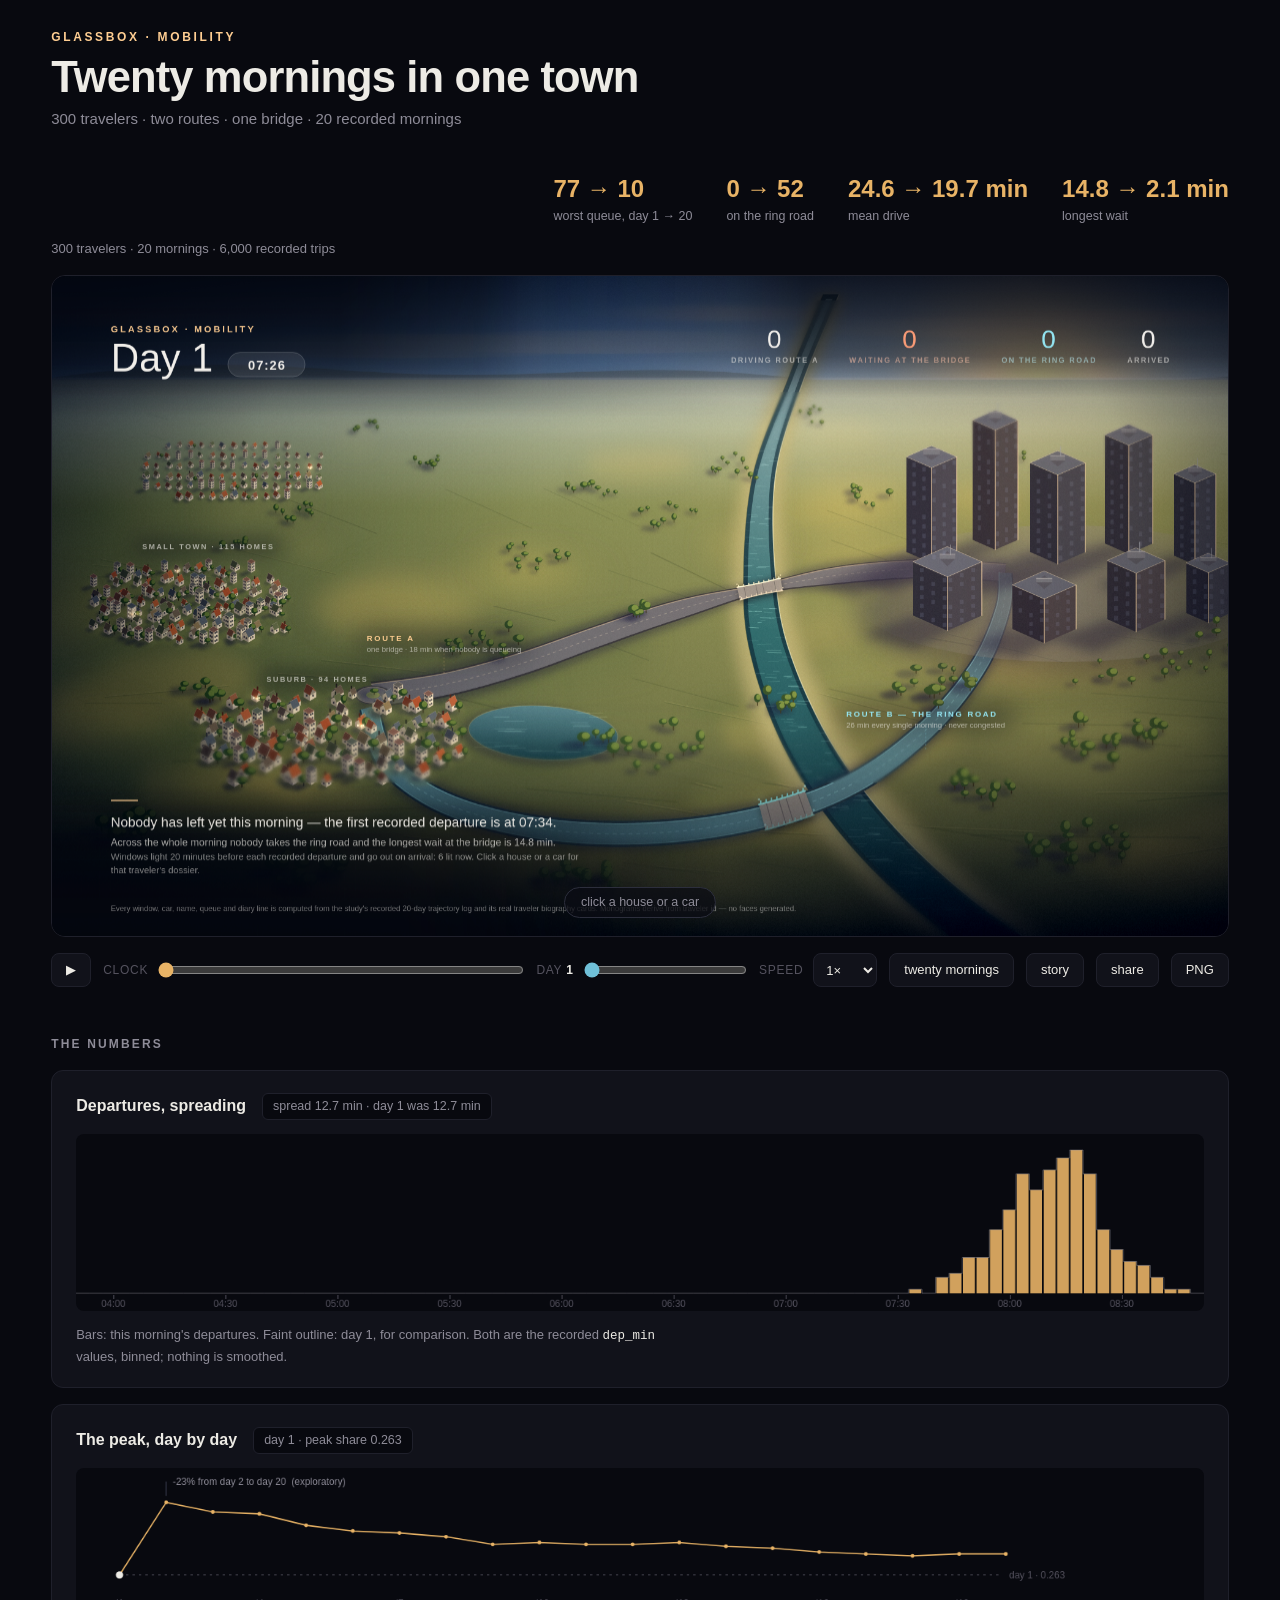
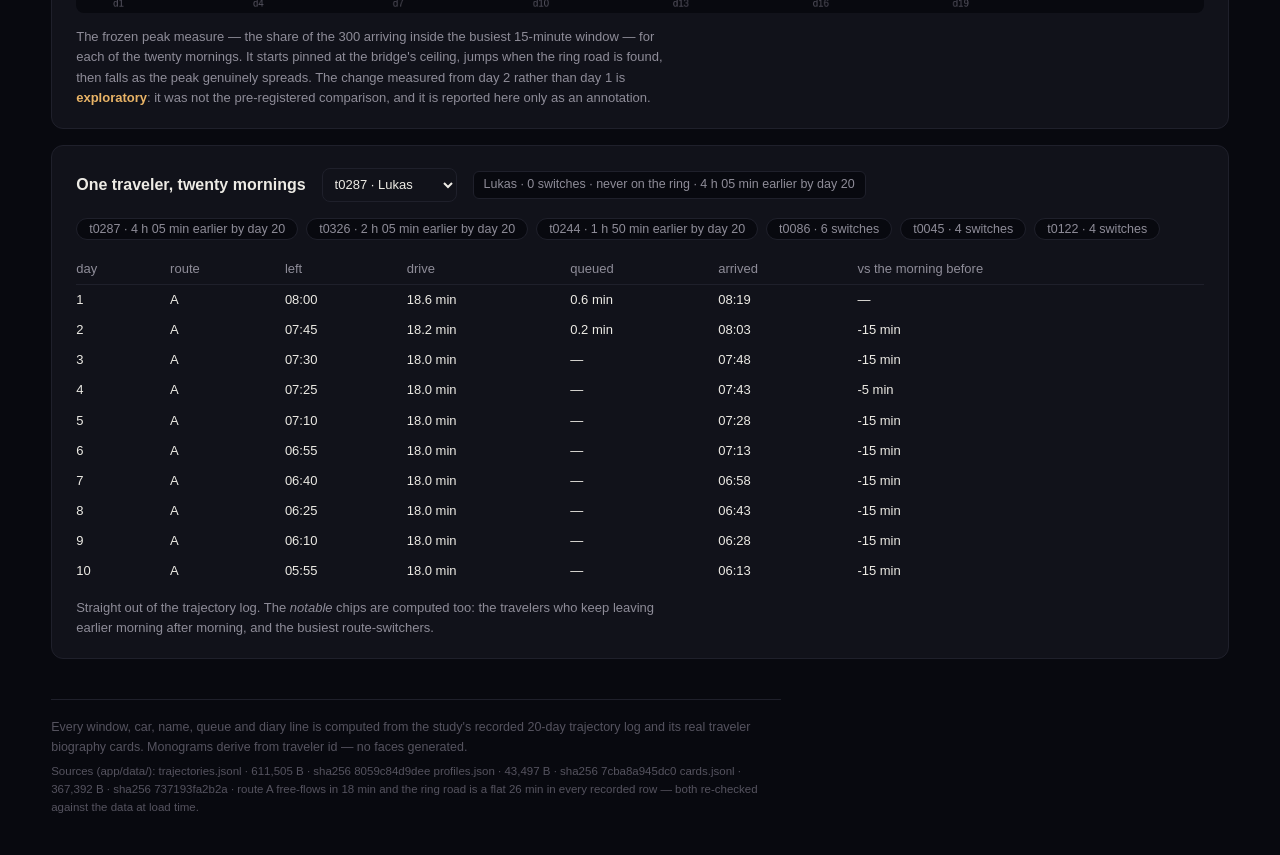
<file: mobility/app/index.html>
<!doctype html>
<html lang="en">
<head>
<meta charset="utf-8">
<meta name="viewport" content="width=device-width, initial-scale=1">
<title>GLASSBOX-Mobility — twenty mornings in one town</title>
<link rel="stylesheet" href="style.css">
</head>
<body>
<!--
  Viewer V3 — the living miniature town + the traveler dossier.

  Everything on screen is computed at load time from the three published files
  in app/data/ : trajectories.jsonl, profiles.json, cards.jsonl. There are no
  hard-coded results anywhere in this app; if you swap the data files, every
  number, caption, house, window and car changes with them.

  Runs three ways, no server needed:
    · double-click index.html            (file:// — uses data-bundle.js)
    · python3 -m http.server 8000        (http:// — uses fetch)
    · node scratch harness               (town.js loads in node too)

  Keys:  space play/pause · ← → scrub the clock · ↑ ↓ change day
         s story mode · n next beat · p export a PNG · esc close the dossier
-->

<header id="masthead">
  <div class="title-block">
    <p class="eyebrow">GLASSBOX · MOBILITY</p>
    <h1>Twenty mornings in one town</h1>
    <p class="strap" id="strap">300 travelers · two routes · one bridge</p>
  </div>
  <div class="head-stats" id="head-stats"></div>
</header>

<p id="status" class="status">building the town…</p>

<main id="main" hidden>
  <section id="stage">
    <div id="frame">
      <canvas id="town" width="1600" height="900"></canvas>
      <div id="hint" class="hint-bubble">click a house or a car</div>
    </div>

    <div id="controls">
      <button id="play" class="btn" title="play / pause (space)">&#9654;</button>
      <label class="ctl">
        <span class="ctl-lbl">clock</span>
        <input type="range" id="time-scrub" min="0" max="1000" value="0">
      </label>
      <label class="ctl narrow">
        <span class="ctl-lbl">day <b id="day-read">1</b></span>
        <input type="range" id="day-slider" min="1" max="20" value="1">
      </label>
      <label class="ctl auto">
        <span class="ctl-lbl">speed</span>
        <select id="speed">
          <option value="0.5">0.5&times;</option>
          <option value="1" selected>1&times;</option>
          <option value="2">2&times;</option>
          <option value="4">4&times;</option>
        </select>
      </label>
      <button id="all-days" class="btn wide" title="play all twenty mornings">twenty mornings</button>
      <button id="story" class="btn wide" title="guided story (s)">story</button>
      <button id="prev-beat" class="btn" hidden title="previous beat">&#8592;</button>
      <button id="next-beat" class="btn" hidden title="next beat (n)">&#8594;</button>
      <button id="share" class="btn wide" title="clean 16:9 frame">share</button>
      <button id="png" class="btn" title="export PNG (p)">PNG</button>
    </div>
    <p class="beat-line" id="beat-line" hidden></p>
  </section>

  <section id="numbers">
    <h2 class="section-title">The numbers</h2>

    <div class="pane">
      <div class="pane-head">
        <h3>Departures, spreading</h3>
        <span class="badge" id="hist-badge"></span>
      </div>
      <canvas id="hist-canvas" width="1400" height="220"></canvas>
      <p class="pane-caption">Bars: this morning's departures. Faint outline:
        day 1, for comparison. Both are the recorded <code>dep_min</code>
        values, binned; nothing is smoothed.</p>
    </div>

    <div class="pane">
      <div class="pane-head">
        <h3>The peak, day by day</h3>
        <span class="badge" id="peak-badge"></span>
      </div>
      <canvas id="spark-canvas" width="1400" height="180"></canvas>
      <p class="pane-caption">The frozen peak measure — the share of the 300
        arriving inside the busiest 15-minute window — for each of the twenty
        mornings. It starts pinned at the bridge's ceiling, jumps when the ring
        road is found, then falls as the peak genuinely spreads. The change
        measured from day&nbsp;2 rather than day&nbsp;1 is
        <strong>exploratory</strong>: it was not the pre-registered comparison,
        and it is reported here only as an annotation.</p>
    </div>

    <div class="pane">
      <div class="pane-head">
        <h3>One traveler, twenty mornings</h3>
        <select id="traveler-select"></select>
        <span class="badge" id="traveler-summary"></span>
        <span class="chips" id="notable-chips"></span>
      </div>
      <div class="table-wrap">
        <table id="traveler-table">
          <thead><tr>
            <th>day</th><th>route</th><th>left</th><th>drive</th>
            <th>queued</th><th>arrived</th><th>vs the morning before</th>
          </tr></thead>
          <tbody></tbody>
        </table>
      </div>
      <p class="pane-caption">Straight out of the trajectory log. The
        <em>notable</em> chips are computed too: the travelers who keep leaving
        earlier morning after morning, and the busiest route-switchers.</p>
    </div>
  </section>
</main>

<footer id="provenance">
  <p id="provenance-text"></p>
  <p class="prov-files" id="provenance-files"></p>
</footer>

<script src="data-bundle.js"></script>
<script src="town.js"></script>
<script src="viewer.js"></script>
</body>
</html>
</file>
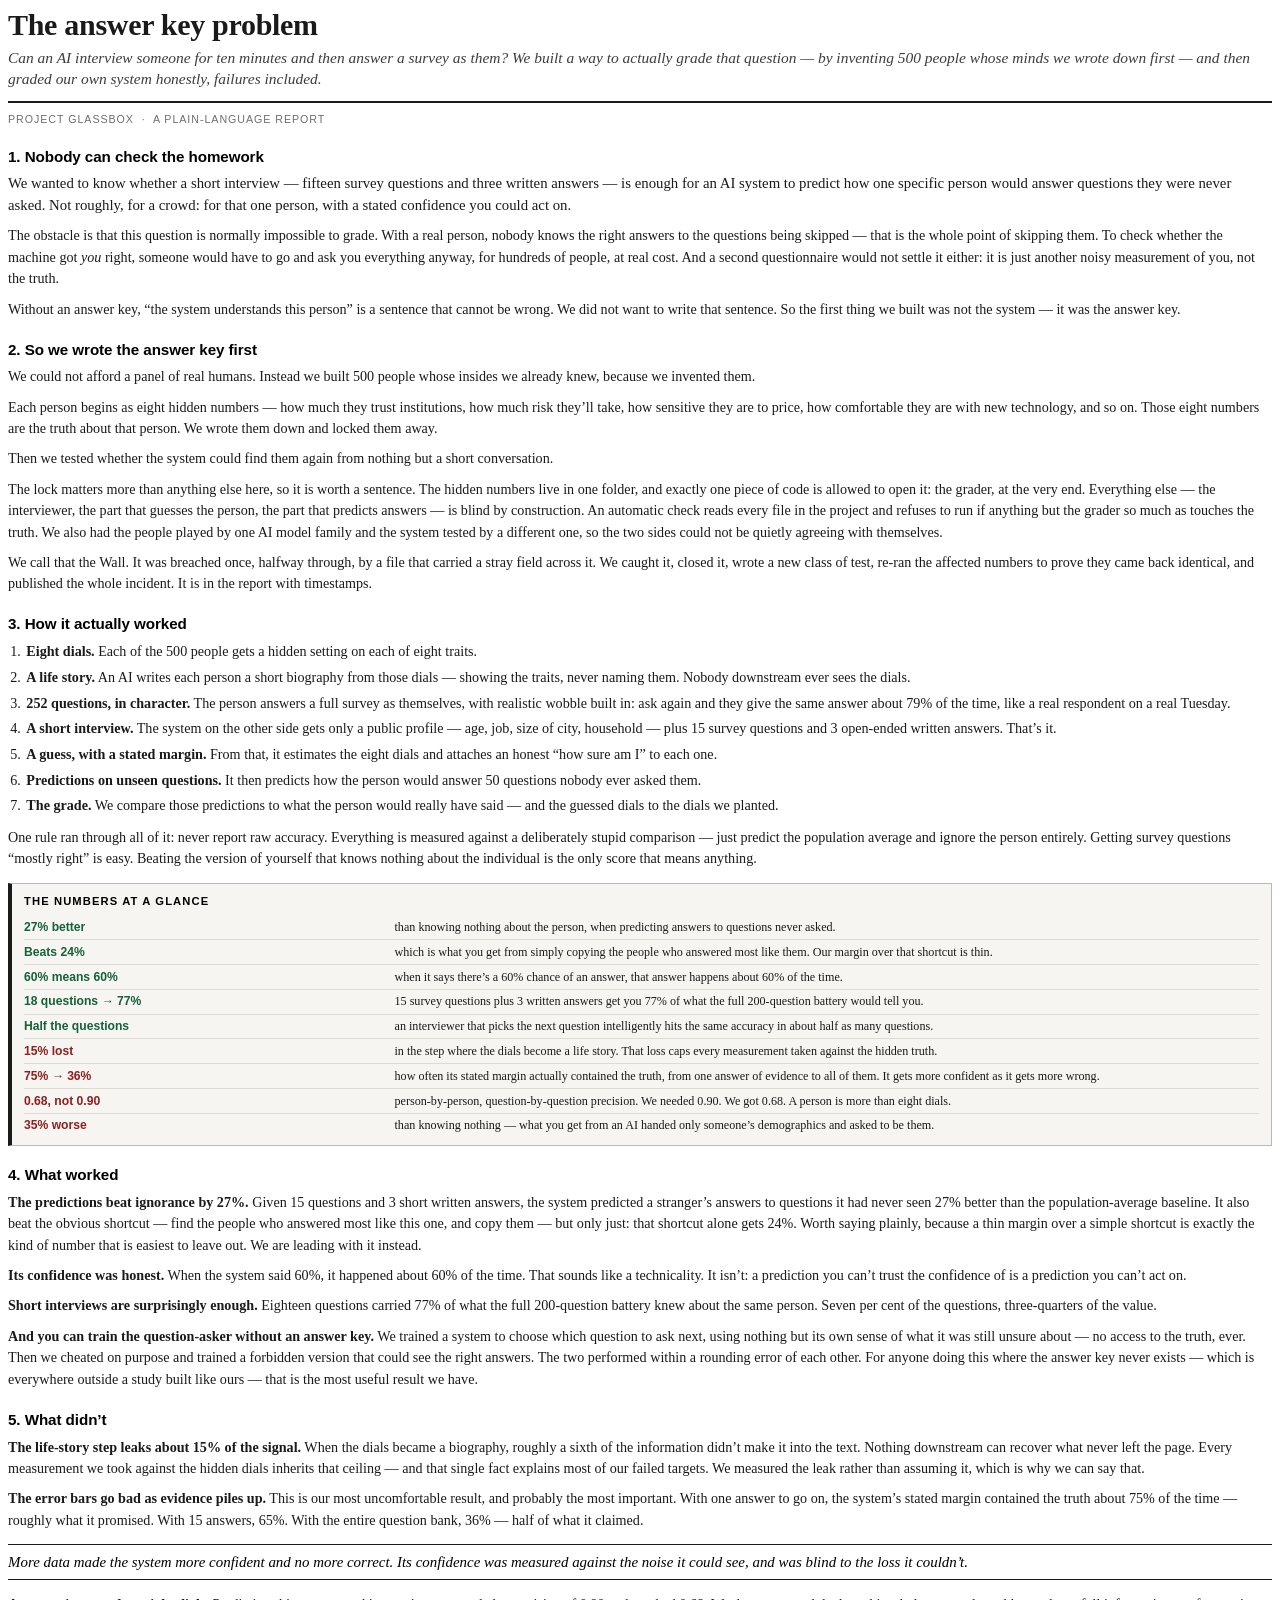
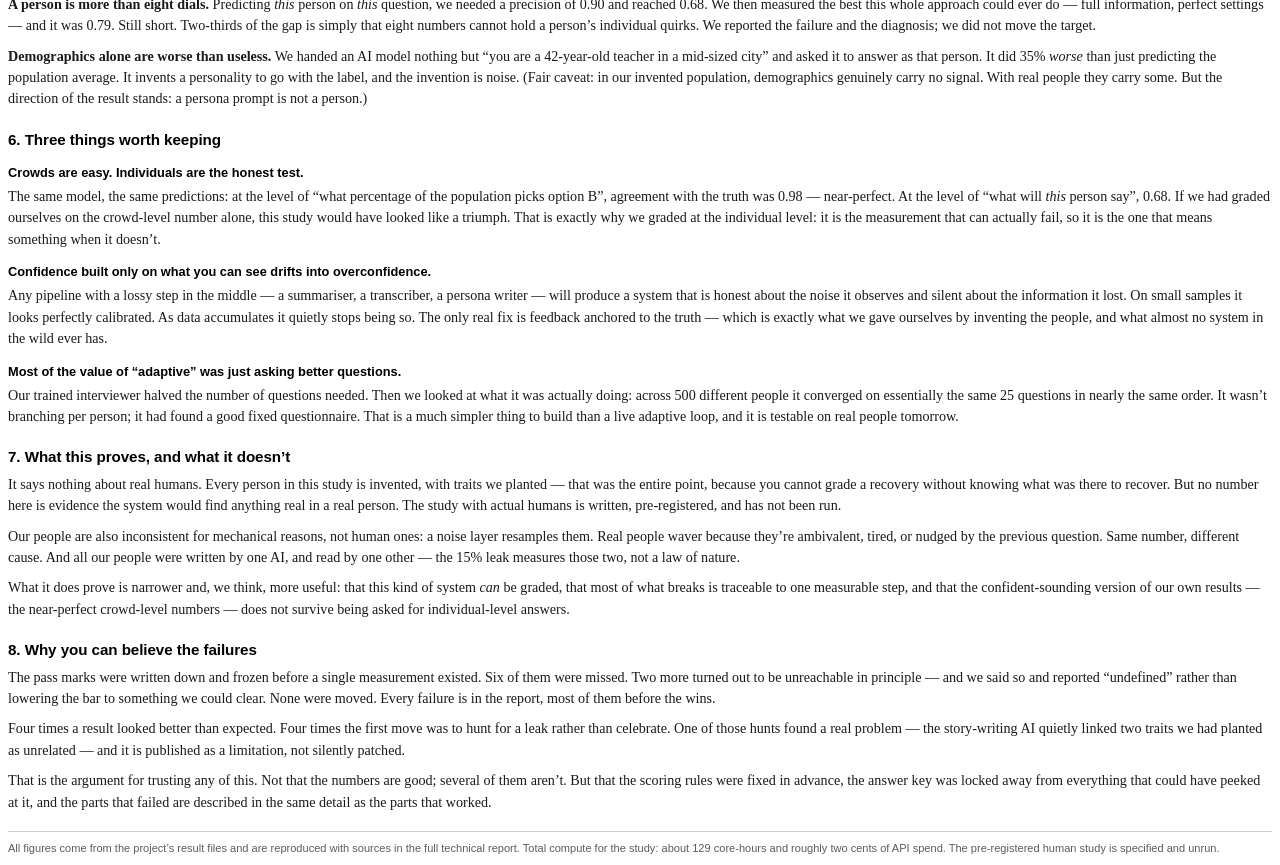
<file: results/GLASSBOX_article.html>
<!DOCTYPE html>
<html lang="en">
<head>
<meta charset="utf-8">
<title>The Answer Key Problem</title>
<style>
  @page {
    size: A4;
    margin: 19mm 20mm 17mm 20mm;
    @bottom-center {
      content: counter(page) " / " counter(pages);
      font-family: "Helvetica Neue", Helvetica, Arial, sans-serif;
      font-size: 8pt;
      color: #8a8a8a;
    }
  }

  html { font-size: 10.6pt; }

  body {
    font-family: Georgia, "Times New Roman", serif;
    line-height: 1.52;
    color: #1a1a1a;
    hyphens: auto;
    text-align: left;
  }

  h1 {
    font-family: Georgia, "Times New Roman", serif;
    font-size: 22.5pt;
    line-height: 1.12;
    font-weight: 700;
    letter-spacing: -0.01em;
    margin: 0 0 0.35rem 0;
  }

  .standfirst {
    font-size: 11.6pt;
    line-height: 1.42;
    color: #3d3d3d;
    font-style: italic;
    margin: 0 0 0.5rem 0;
    padding-bottom: 0.75rem;
    border-bottom: 1.5pt solid #1a1a1a;
  }

  .byline {
    font-family: "Helvetica Neue", Helvetica, Arial, sans-serif;
    font-size: 8pt;
    letter-spacing: 0.09em;
    text-transform: uppercase;
    color: #6e6e6e;
    margin: 0.55rem 0 1.2rem 0;
  }

  h2 {
    font-family: "Helvetica Neue", Helvetica, Arial, sans-serif;
    font-size: 11.4pt;
    font-weight: 700;
    letter-spacing: -0.005em;
    color: #000;
    margin: 1.25rem 0 0.4rem 0;
    page-break-after: avoid;
  }

  h3 {
    font-family: "Helvetica Neue", Helvetica, Arial, sans-serif;
    font-size: 9.6pt;
    font-weight: 700;
    color: #000;
    margin: 0.85rem 0 0.25rem 0;
    page-break-after: avoid;
  }

  p { margin: 0 0 0.62rem 0; orphans: 2; widows: 2; }

  p.lead {
    font-size: 11.1pt;
    line-height: 1.46;
  }

  ol.steps {
    margin: 0.3rem 0 0.7rem 0;
    padding-left: 1.15rem;
  }
  ol.steps li { margin-bottom: 0.3rem; padding-left: 0.15rem; }

  ul.plain { margin: 0.25rem 0 0.7rem 0; padding-left: 1.05rem; }
  ul.plain li { margin-bottom: 0.28rem; }

  .box {
    border: 0.9pt solid #b9b9b9;
    border-left: 3.5pt solid #1a1a1a;
    background: #f6f5f2;
    padding: 0.65rem 0.85rem 0.5rem 0.85rem;
    margin: 0.9rem 0 1.05rem 0;
    page-break-inside: avoid;
  }
  .box h3 {
    margin: 0 0 0.4rem 0;
    font-size: 8.4pt;
    letter-spacing: 0.1em;
    text-transform: uppercase;
    color: #000;
  }
  .box table { width: 100%; border-collapse: collapse; font-size: 9.1pt; }
  .box td {
    padding: 0.19rem 0;
    vertical-align: baseline;
    border-bottom: 0.4pt solid #dedbd4;
  }
  .box tr:last-child td { border-bottom: none; }
  .box td.n {
    font-family: "Helvetica Neue", Helvetica, Arial, sans-serif;
    font-weight: 700;
    white-space: nowrap;
    width: 30%;
    padding-right: 0.7rem;
  }
  .box td.good { color: #17603a; }
  .box td.bad  { color: #8f2020; }

  .pull {
    font-size: 11.2pt;
    line-height: 1.36;
    font-style: italic;
    color: #000;
    border-top: 0.9pt solid #1a1a1a;
    border-bottom: 0.9pt solid #1a1a1a;
    padding: 0.5rem 0;
    margin: 0.9rem 0 0.95rem 0;
    page-break-inside: avoid;
  }

  .kicker { font-weight: 700; }

  .footer-note {
    margin-top: 1.3rem;
    padding-top: 0.55rem;
    border-top: 0.9pt solid #cfcfcf;
    font-family: "Helvetica Neue", Helvetica, Arial, sans-serif;
    font-size: 8.3pt;
    line-height: 1.45;
    color: #5c5c5c;
  }
</style>
</head>
<body>

<h1>The answer key problem</h1>
<p class="standfirst">Can an AI interview someone for ten minutes and then answer a survey as them? We built a way to actually grade that question — by inventing 500 people whose minds we wrote down first — and then graded our own system honestly, failures included.</p>
<p class="byline">Project GLASSBOX &nbsp;·&nbsp; A plain-language report</p>

<h2>1. Nobody can check the homework</h2>

<p class="lead">We wanted to know whether a short interview — fifteen survey questions and three written answers — is enough for an AI system to predict how one specific person would answer questions they were never asked. Not roughly, for a crowd: for that one person, with a stated confidence you could act on.</p>

<p>The obstacle is that this question is normally impossible to grade. With a real person, nobody knows the right answers to the questions being skipped — that is the whole point of skipping them. To check whether the machine got <em>you</em> right, someone would have to go and ask you everything anyway, for hundreds of people, at real cost. And a second questionnaire would not settle it either: it is just another noisy measurement of you, not the truth.</p>

<p>Without an answer key, “the system understands this person” is a sentence that cannot be wrong. We did not want to write that sentence. So the first thing we built was not the system — it was the answer key.</p>

<h2>2. So we wrote the answer key first</h2>

<p>We could not afford a panel of real humans. Instead we built 500 people whose insides we already knew, because we invented them.</p>

<p>Each person begins as eight hidden numbers — how much they trust institutions, how much risk they’ll take, how sensitive they are to price, how comfortable they are with new technology, and so on. Those eight numbers are the truth about that person. We wrote them down and locked them away.</p>

<p>Then we tested whether the system could find them again from nothing but a short conversation.</p>

<p>The lock matters more than anything else here, so it is worth a sentence. The hidden numbers live in one folder, and exactly one piece of code is allowed to open it: the grader, at the very end. Everything else — the interviewer, the part that guesses the person, the part that predicts answers — is blind by construction. An automatic check reads every file in the project and refuses to run if anything but the grader so much as touches the truth. We also had the people played by one AI model family and the system tested by a different one, so the two sides could not be quietly agreeing with themselves.</p>

<p>We call that the Wall. It was breached once, halfway through, by a file that carried a stray field across it. We caught it, closed it, wrote a new class of test, re-ran the affected numbers to prove they came back identical, and published the whole incident. It is in the report with timestamps.</p>

<h2>3. How it actually worked</h2>

<ol class="steps">
  <li><span class="kicker">Eight dials.</span> Each of the 500 people gets a hidden setting on each of eight traits.</li>
  <li><span class="kicker">A life story.</span> An AI writes each person a short biography from those dials — showing the traits, never naming them. Nobody downstream ever sees the dials.</li>
  <li><span class="kicker">252 questions, in character.</span> The person answers a full survey as themselves, with realistic wobble built in: ask again and they give the same answer about 79% of the time, like a real respondent on a real Tuesday.</li>
  <li><span class="kicker">A short interview.</span> The system on the other side gets only a public profile — age, job, size of city, household — plus 15 survey questions and 3 open-ended written answers. That’s it.</li>
  <li><span class="kicker">A guess, with a stated margin.</span> From that, it estimates the eight dials and attaches an honest “how sure am I” to each one.</li>
  <li><span class="kicker">Predictions on unseen questions.</span> It then predicts how the person would answer 50 questions nobody ever asked them.</li>
  <li><span class="kicker">The grade.</span> We compare those predictions to what the person would really have said — and the guessed dials to the dials we planted.</li>
</ol>

<p>One rule ran through all of it: never report raw accuracy. Everything is measured against a deliberately stupid comparison — just predict the population average and ignore the person entirely. Getting survey questions “mostly right” is easy. Beating the version of yourself that knows nothing about the individual is the only score that means anything.</p>

<div class="box">
  <h3>The numbers at a glance</h3>
  <table>
    <tr><td class="n good">27% better</td><td>than knowing nothing about the person, when predicting answers to questions never asked.</td></tr>
    <tr><td class="n good">Beats 24%</td><td>which is what you get from simply copying the people who answered most like them. Our margin over that shortcut is thin.</td></tr>
    <tr><td class="n good">60% means 60%</td><td>when it says there’s a 60% chance of an answer, that answer happens about 60% of the time.</td></tr>
    <tr><td class="n good">18 questions → 77%</td><td>15 survey questions plus 3 written answers get you 77% of what the full 200-question battery would tell you.</td></tr>
    <tr><td class="n good">Half the questions</td><td>an interviewer that picks the next question intelligently hits the same accuracy in about half as many questions.</td></tr>
    <tr><td class="n bad">15% lost</td><td>in the step where the dials become a life story. That loss caps every measurement taken against the hidden truth.</td></tr>
    <tr><td class="n bad">75% → 36%</td><td>how often its stated margin actually contained the truth, from one answer of evidence to all of them. It gets more confident as it gets more wrong.</td></tr>
    <tr><td class="n bad">0.68, not 0.90</td><td>person-by-person, question-by-question precision. We needed 0.90. We got 0.68. A person is more than eight dials.</td></tr>
    <tr><td class="n bad">35% worse</td><td>than knowing nothing — what you get from an AI handed only someone’s demographics and asked to be them.</td></tr>
  </table>
</div>

<h2>4. What worked</h2>

<p><span class="kicker">The predictions beat ignorance by 27%.</span> Given 15 questions and 3 short written answers, the system predicted a stranger’s answers to questions it had never seen 27% better than the population-average baseline. It also beat the obvious shortcut — find the people who answered most like this one, and copy them — but only just: that shortcut alone gets 24%. Worth saying plainly, because a thin margin over a simple shortcut is exactly the kind of number that is easiest to leave out. We are leading with it instead.</p>

<p><span class="kicker">Its confidence was honest.</span> When the system said 60%, it happened about 60% of the time. That sounds like a technicality. It isn’t: a prediction you can’t trust the confidence of is a prediction you can’t act on.</p>

<p><span class="kicker">Short interviews are surprisingly enough.</span> Eighteen questions carried 77% of what the full 200-question battery knew about the same person. Seven per cent of the questions, three-quarters of the value.</p>

<p><span class="kicker">And you can train the question-asker without an answer key.</span> We trained a system to choose which question to ask next, using nothing but its own sense of what it was still unsure about — no access to the truth, ever. Then we cheated on purpose and trained a forbidden version that could see the right answers. The two performed within a rounding error of each other. For anyone doing this where the answer key never exists — which is everywhere outside a study built like ours — that is the most useful result we have.</p>

<h2>5. What didn’t</h2>

<p><span class="kicker">The life-story step leaks about 15% of the signal.</span> When the dials became a biography, roughly a sixth of the information didn’t make it into the text. Nothing downstream can recover what never left the page. Every measurement we took against the hidden dials inherits that ceiling — and that single fact explains most of our failed targets. We measured the leak rather than assuming it, which is why we can say that.</p>

<p><span class="kicker">The error bars go bad as evidence piles up.</span> This is our most uncomfortable result, and probably the most important. With one answer to go on, the system’s stated margin contained the truth about 75% of the time — roughly what it promised. With 15 answers, 65%. With the entire question bank, 36% — half of what it claimed.</p>

<div class="pull">More data made the system more confident and no more correct. Its confidence was measured against the noise it could see, and was blind to the loss it couldn’t.</div>

<p><span class="kicker">A person is more than eight dials.</span> Predicting <em>this</em> person on <em>this</em> question, we needed a precision of 0.90 and reached 0.68. We then measured the best this whole approach could ever do — full information, perfect settings — and it was 0.79. Still short. Two-thirds of the gap is simply that eight numbers cannot hold a person’s individual quirks. We reported the failure and the diagnosis; we did not move the target.</p>

<p><span class="kicker">Demographics alone are worse than useless.</span> We handed an AI model nothing but “you are a 42-year-old teacher in a mid-sized city” and asked it to answer as that person. It did 35% <em>worse</em> than just predicting the population average. It invents a personality to go with the label, and the invention is noise. (Fair caveat: in our invented population, demographics genuinely carry no signal. With real people they carry some. But the direction of the result stands: a persona prompt is not a person.)</p>

<h2>6. Three things worth keeping</h2>

<h3>Crowds are easy. Individuals are the honest test.</h3>
<p>The same model, the same predictions: at the level of “what percentage of the population picks option B”, agreement with the truth was 0.98 — near-perfect. At the level of “what will <em>this</em> person say”, 0.68. If we had graded ourselves on the crowd-level number alone, this study would have looked like a triumph. That is exactly why we graded at the individual level: it is the measurement that can actually fail, so it is the one that means something when it doesn’t.</p>

<h3>Confidence built only on what you can see drifts into overconfidence.</h3>
<p>Any pipeline with a lossy step in the middle — a summariser, a transcriber, a persona writer — will produce a system that is honest about the noise it observes and silent about the information it lost. On small samples it looks perfectly calibrated. As data accumulates it quietly stops being so. The only real fix is feedback anchored to the truth — which is exactly what we gave ourselves by inventing the people, and what almost no system in the wild ever has.</p>

<h3>Most of the value of “adaptive” was just asking better questions.</h3>
<p>Our trained interviewer halved the number of questions needed. Then we looked at what it was actually doing: across 500 different people it converged on essentially the same 25 questions in nearly the same order. It wasn’t branching per person; it had found a good fixed questionnaire. That is a much simpler thing to build than a live adaptive loop, and it is testable on real people tomorrow.</p>

<h2>7. What this proves, and what it doesn’t</h2>

<p>It says nothing about real humans. Every person in this study is invented, with traits we planted — that was the entire point, because you cannot grade a recovery without knowing what was there to recover. But no number here is evidence the system would find anything real in a real person. The study with actual humans is written, pre-registered, and has not been run.</p>

<p>Our people are also inconsistent for mechanical reasons, not human ones: a noise layer resamples them. Real people waver because they’re ambivalent, tired, or nudged by the previous question. Same number, different cause. And all our people were written by one AI, and read by one other — the 15% leak measures those two, not a law of nature.</p>

<p>What it does prove is narrower and, we think, more useful: that this kind of system <em>can</em> be graded, that most of what breaks is traceable to one measurable step, and that the confident-sounding version of our own results — the near-perfect crowd-level numbers — does not survive being asked for individual-level answers.</p>

<h2>8. Why you can believe the failures</h2>

<p>The pass marks were written down and frozen before a single measurement existed. Six of them were missed. Two more turned out to be unreachable in principle — and we said so and reported “undefined” rather than lowering the bar to something we could clear. None were moved. Every failure is in the report, most of them before the wins.</p>

<p>Four times a result looked better than expected. Four times the first move was to hunt for a leak rather than celebrate. One of those hunts found a real problem — the story-writing AI quietly linked two traits we had planted as unrelated — and it is published as a limitation, not silently patched.</p>

<p>That is the argument for trusting any of this. Not that the numbers are good; several of them aren’t. But that the scoring rules were fixed in advance, the answer key was locked away from everything that could have peeked at it, and the parts that failed are described in the same detail as the parts that worked.</p>

<p class="footer-note">All figures come from the project’s result files and are reproduced with sources in the full technical report. Total compute for the study: about 129 core-hours and roughly two cents of API spend. The pre-registered human study is specified and unrun.</p>

</body>
</html>
</file>
<file: mobility/app/style.css>
/* GLASSBOX-Mobility viewer V3 — the living miniature town.
   8px grid; the canvas carries the picture, the page stays out of its way. */

:root {
  --bg: #08090f;
  --pane: #11121a;
  --edge: #1f202b;
  --edge-hi: #2c2e3c;
  --ink: #edebe5;
  --muted: #8e8c98;
  --faint: #55535f;
  --route-a: #e8b366;
  --route-b: #6fc0d8;
  --hot: #ff9e78;
  --gold: #ffce92;
}

* { box-sizing: border-box; margin: 0; }

body {
  background: var(--bg);
  color: var(--ink);
  font: 15px/1.55 "Avenir Next", "Segoe UI", "Helvetica Neue", Arial, sans-serif;
  padding: 28px clamp(16px, 4vw, 56px) 40px;
  -webkit-font-smoothing: antialiased;
}

/* ---- masthead -------------------------------------------------------- */

#masthead {
  display: flex; align-items: flex-end; gap: 40px; flex-wrap: wrap;
  margin-bottom: 12px;
}
.eyebrow {
  color: var(--gold); font-size: 12px; font-weight: 600;
  letter-spacing: 0.22em; margin-bottom: 8px;
}
h1 { font-size: clamp(30px, 3.4vw, 46px); font-weight: 600; letter-spacing: -0.02em; line-height: 1.02; }
.strap { color: var(--muted); margin-top: 8px; }
.head-stats { display: flex; gap: 34px; margin-left: auto; flex-wrap: wrap; }
.head-stat { display: flex; flex-direction: column; }
.head-stat b {
  font-size: 24px; font-weight: 600; color: var(--route-a);
  font-variant-numeric: tabular-nums;
}
.head-stat span { color: var(--muted); font-size: 12.5px; }
.status { color: var(--muted); font-size: 13px; margin: 8px 0 16px; }
.status.err { color: var(--hot); }

/* ---- stage ----------------------------------------------------------- */

#frame {
  position: relative;
  border: 1px solid var(--edge);
  border-radius: 14px;
  overflow: hidden;
  aspect-ratio: 16 / 9;
  background: #06070c;
}
#town { position: absolute; inset: 0; width: 100%; height: 100%; display: block; cursor: crosshair; }
#town.pointing { cursor: pointer; }

.hint-bubble {
  position: absolute; left: 50%; bottom: 18px; transform: translateX(-50%);
  background: rgba(10, 12, 20, 0.72);
  border: 1px solid var(--edge-hi);
  border-radius: 999px; padding: 5px 16px;
  color: var(--muted); font-size: 12.5px;
  pointer-events: none;
  transition: opacity 0.4s;
}
.hint-bubble.gone { opacity: 0; }

/* ---- controls -------------------------------------------------------- */

#controls {
  display: flex; align-items: center; gap: 12px;
  padding: 16px 0 4px; flex-wrap: wrap;
}
.ctl { display: flex; align-items: center; gap: 10px; flex: 2; min-width: 200px; }
.ctl.narrow { flex: 1; min-width: 150px; }
.ctl.auto { flex: 0 0 auto; min-width: 0; }
.ctl-lbl { color: var(--faint); font-size: 12px; letter-spacing: 0.06em; text-transform: uppercase; white-space: nowrap; }
.ctl-lbl b { color: var(--ink); font-variant-numeric: tabular-nums; }
#time-scrub { flex: 1; accent-color: var(--route-a); }
#day-slider { flex: 1; accent-color: var(--route-b); }
input[type=range] { min-width: 60px; }

.btn {
  background: var(--pane); color: var(--ink);
  border: 1px solid var(--edge); border-radius: 8px;
  min-width: 40px; height: 34px; padding: 0 14px;
  cursor: pointer; font: inherit; font-size: 13px;
  transition: border-color 0.15s, color 0.15s;
}
.btn:hover { border-color: var(--route-a); }
.btn.active { border-color: var(--route-a); color: var(--route-a); }
select {
  background: var(--pane); color: var(--ink);
  border: 1px solid var(--edge); border-radius: 8px;
  height: 34px; padding: 0 8px; font: inherit; font-size: 13px;
}

.beat-line {
  color: var(--muted); font-size: 13.5px; margin-top: 6px;
  border-left: 2px solid var(--gold); padding-left: 12px;
}
.beat-line b { color: var(--ink); font-weight: 600; }

/* ---- share mode ------------------------------------------------------ */

body.share #masthead, body.share .status, body.share #controls,
body.share #numbers, body.share .beat-line, body.share .hint-bubble,
body.share #provenance { display: none; }
body.share { padding: 20px; background: #000; }
body.share #frame { border-radius: 8px; border-color: #000; }

/* ---- the numbers ----------------------------------------------------- */

#numbers { display: grid; gap: 16px; margin-top: 44px; }
.section-title {
  font-size: 12px; color: var(--muted); font-weight: 600;
  text-transform: uppercase; letter-spacing: 0.18em;
}
.pane {
  background: var(--pane); border: 1px solid var(--edge);
  border-radius: 12px; padding: 22px 24px 20px;
}
.pane h3 { font-size: 16px; font-weight: 600; }
.pane-head { display: flex; align-items: center; gap: 16px; flex-wrap: wrap; margin-bottom: 14px; }
.pane canvas { width: 100%; height: auto; display: block; background: var(--bg); border-radius: 8px; }
.badge {
  background: var(--bg); border: 1px solid var(--edge);
  border-radius: 6px; padding: 3px 10px;
  font-size: 12.5px; color: var(--muted);
  font-variant-numeric: tabular-nums;
}
.pane-caption { color: var(--muted); font-size: 13px; margin-top: 14px; max-width: 82ch; }
.pane-caption strong { color: var(--route-a); font-weight: 600; }
.pane-caption code { font-size: 12.5px; color: var(--ink); }

.chips { display: flex; gap: 8px; flex-wrap: wrap; }
.chip {
  background: var(--bg); border: 1px solid var(--edge);
  border-radius: 999px; color: var(--muted);
  font-size: 12.5px; padding: 3px 12px; cursor: pointer;
  font-variant-numeric: tabular-nums;
  transition: border-color 0.15s, color 0.15s;
}
.chip:hover, .chip.active { border-color: var(--route-a); color: var(--ink); }

.table-wrap { overflow: auto; max-height: 330px; }
table { border-collapse: collapse; width: 100%; font-variant-numeric: tabular-nums; font-size: 13px; }
th, td { text-align: left; padding: 5px 18px 5px 0; white-space: nowrap; }
th {
  color: var(--muted); font-weight: 500;
  border-bottom: 1px solid var(--edge);
  position: sticky; top: 0; background: var(--pane);
}
td.switch { color: var(--route-b); }
td.ring { color: var(--route-b); }
td.queued { color: var(--hot); }

/* ---- provenance ------------------------------------------------------ */

#provenance {
  margin-top: 40px; padding-top: 18px;
  border-top: 1px solid var(--edge);
  color: var(--faint); font-size: 12.5px; max-width: 105ch;
}
#provenance p + p { margin-top: 6px; }
.prov-files { font-size: 11.5px; }
</file>
